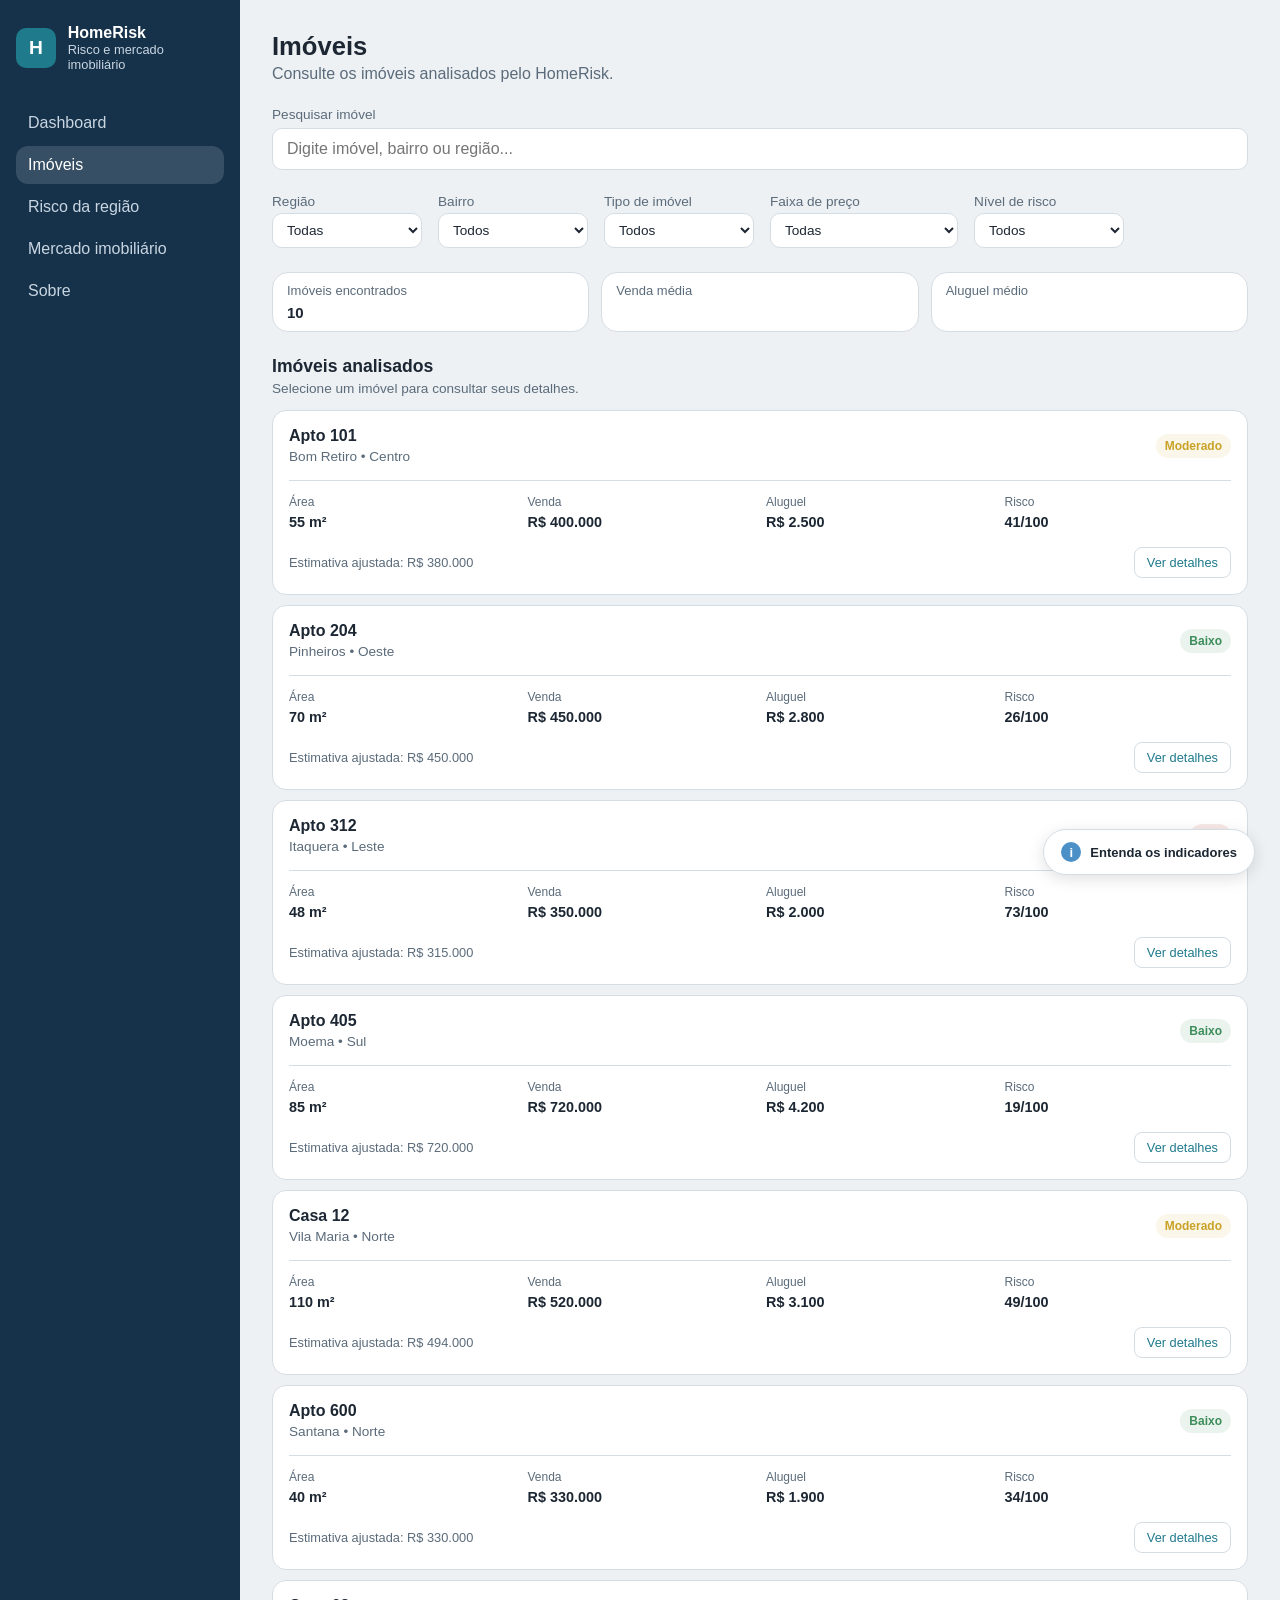
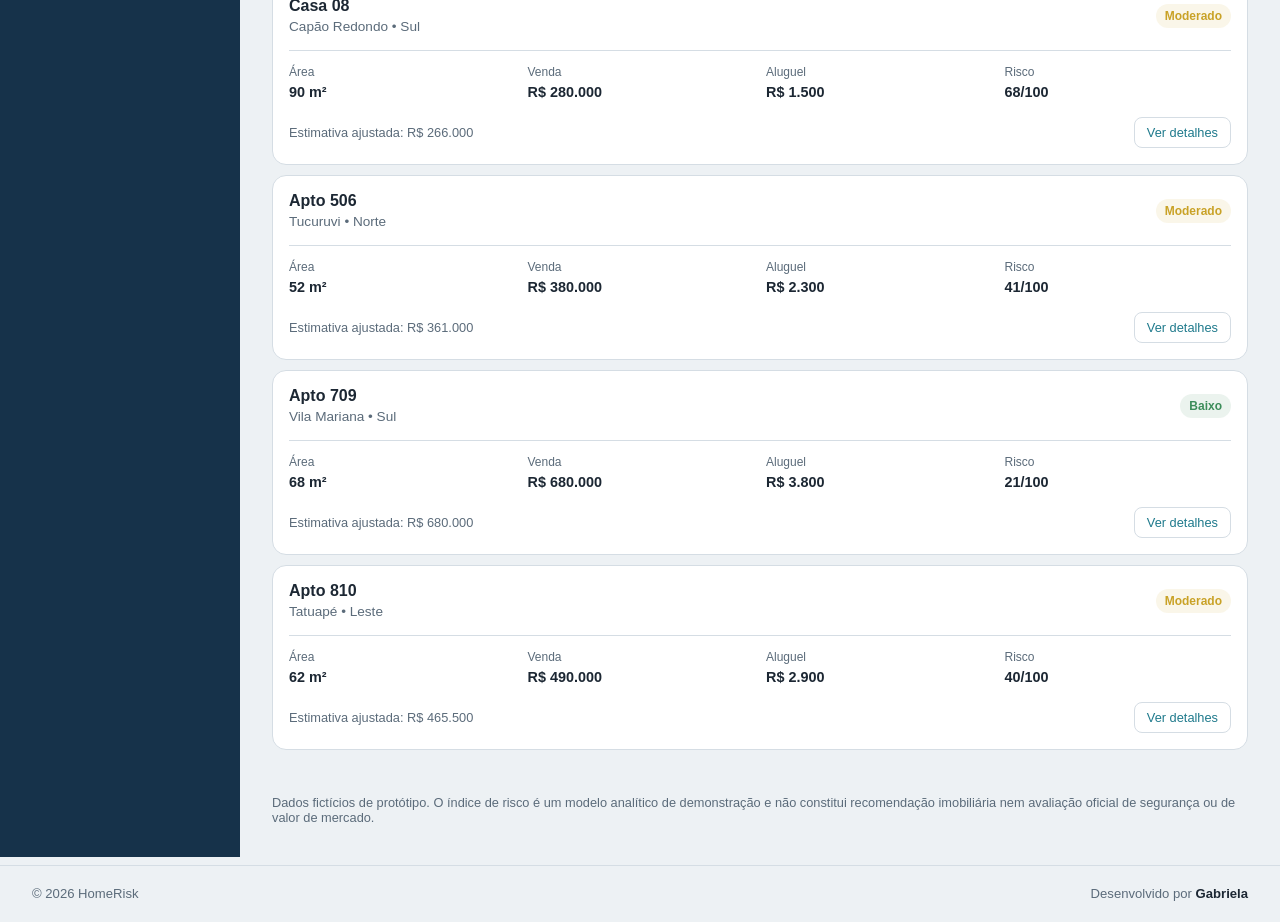
<file: imoveis.html>
<!DOCTYPE html>
<html lang="pt-BR">

<head>
    <meta charset="UTF-8">
    <meta name="viewport" content="width=device-width, initial-scale=1">

    <title>HomeRisk - Imóveis</title>

    <link rel="stylesheet" href="css/style.css">
</head>

<body>

    <!-- MENU LATERAL -->

    <aside class="menu">

        <div class="marca">

            <span class="marca-icone">H</span>

            <div>
                <strong>HomeRisk</strong>
                <small>Risco e mercado imobiliário</small>
            </div>

        </div>

        <nav>

            <a href="index.html">
                Dashboard
            </a>

            <a href="imoveis.html" class="ativo">
                Imóveis
            </a>

            <a href="risco-regiao.html">
                Risco da região
            </a>

            <a href="mercado.html">
                Mercado imobiliário
            </a>

            <a href="sobre.html">
                Sobre
            </a>

        </nav>

    </aside>

    <!-- CONTEÚDO -->

    <main class="conteudo">

        <header class="topo">

            <h1>Imóveis</h1>

            <p>
                Consulte os imóveis analisados pelo HomeRisk.
            </p>

        </header>

        <!-- PESQUISA -->

        <section class="pesquisa-pagina">

            <label for="pesquisa-imovel">
                Pesquisar imóvel
            </label>

            <input
                type="text"
                id="pesquisa-imovel"
                placeholder="Digite imóvel, bairro ou região..."
            >

        </section>

        <!-- FILTROS -->

        <section class="filtros" aria-label="Filtros">

            <label>
                Região
                <select id="filtro-regiao">
                    <option value="">Todas</option>
                    <option>Centro</option>
                    <option>Norte</option>
                    <option>Sul</option>
                    <option>Leste</option>
                    <option>Oeste</option>
                </select>
            </label>

            <label>
                Bairro
                <select id="filtro-bairro">
                    <option value="">Todos</option>
                    <option>Bom Retiro</option>
                    <option>Capão Redondo</option>
                    <option>Itaquera</option>
                    <option>Moema</option>
                    <option>Pinheiros</option>
                    <option>Santana</option>
                    <option>Tucuruvi</option>
                    <option>Vila Maria</option>
                </select>
            </label>

            <label>
                Tipo de imóvel
                <select id="filtro-tipo">
                    <option value="">Todos</option>
                    <option>Apartamento</option>
                    <option>Casa</option>
                </select>
            </label>

            <label>
                Faixa de preço
                <select id="filtro-preco">
                    <option value="">Todas</option>
                    <option value="ate300">Até R$ 300 mil</option>
                    <option value="300a450">R$ 300 mil a R$ 450 mil</option>
                    <option value="acima450">Acima de R$ 450 mil</option>
                </select>
            </label>

            <label>
                Nível de risco
                <select id="filtro-nivel">
                    <option value="">Todos</option>
                    <option>Baixo</option>
                    <option>Moderado</option>
                    <option>Alto</option>
                </select>
            </label>

        </section>

        <!-- RESUMO -->

        <section class="indicadores">

            <article class="indicador">
                <span>Imóveis encontrados</span>
                <strong id="total-imoveis">0</strong>
            </article>

            <article class="indicador">
                <span>Venda média</span>
                <strong id="media-venda">R$ 0</strong>
            </article>

            <article class="indicador">
                <span>Aluguel médio</span>
                <strong id="media-aluguel">R$ 0</strong>
            </article>

        </section>

        <!-- LISTA -->

        <section class="lista-imoveis-pagina">

            <div class="titulo-secao">
                <div>
                    <h2>Imóveis analisados</h2>
                    <p>Selecione um imóvel para consultar seus detalhes.</p>
                </div>
            </div>

            <div
                id="lista-imoveis-completa"
                class="lista-imoveis-completa"
            ></div>

        </section>

        <p class="aviso">
            Dados fictícios de protótipo.
            O índice de risco é um modelo analítico de demonstração
            e não constitui recomendação imobiliária nem avaliação
            oficial de segurança ou de valor de mercado.
        </p>

    </main>



    <!-- BOTÃO FLUTUANTE: ENTENDA OS INDICADORES -->
    <div class="ajuda-indicadores">
        <button
            type="button"
            id="botao-ajuda-indicadores"
            aria-expanded="false"
            aria-controls="painel-ajuda-indicadores"
        >
            <span class="icone-ajuda">i</span>
            Entenda os indicadores
        </button>

        <div
            id="painel-ajuda-indicadores"
            class="painel-ajuda-indicadores"
            hidden
        >
            <div class="cabecalho-ajuda">
                <strong>Entenda os indicadores</strong>
                <button
                    type="button"
                    id="fechar-ajuda-indicadores"
                    aria-label="Fechar explicações"
                >
                    &times;
                </button>
            </div>

            <div class="conteudo-ajuda">
                <details>
                    <summary>Saneamento</summary>
                    <p>Avalia abastecimento de água, coleta e tratamento de esgoto e drenagem.</p>
                </details>

                <details>
                    <summary>Infraestrutura</summary>
                    <p>Considera condições elétricas e urbanas, como iluminação, vias e estruturas públicas.</p>
                </details>

                <details>
                    <summary>Segurança</summary>
                    <p>Representa os indicadores utilizados para avaliar as condições de segurança da localidade.</p>
                </details>

                <details>
                    <summary>Transporte</summary>
                    <p>Considera mobilidade, acesso ao transporte público e condições de deslocamento.</p>
                </details>

                <details>
                    <summary>Vulnerabilidade</summary>
                    <p>Representa fatores sociais e territoriais que podem aumentar a exposição da população a riscos.</p>
                </details>

                <details>
                    <summary>Ocorrências</summary>
                    <p>Reúne registros de eventos e problemas identificados na localidade.</p>
                </details>
            </div>
        </div>
    </div>

    <script src="js/dados.js"></script>
    <script src="js/script-imoveis.js"></script>
    
<footer class="homerisk-rodape" role="contentinfo">
    <span>© 2026 HomeRisk</span>
    <span>Desenvolvido por <strong>Gabriela</strong></span>
</footer>

</body>
</html>
</file>
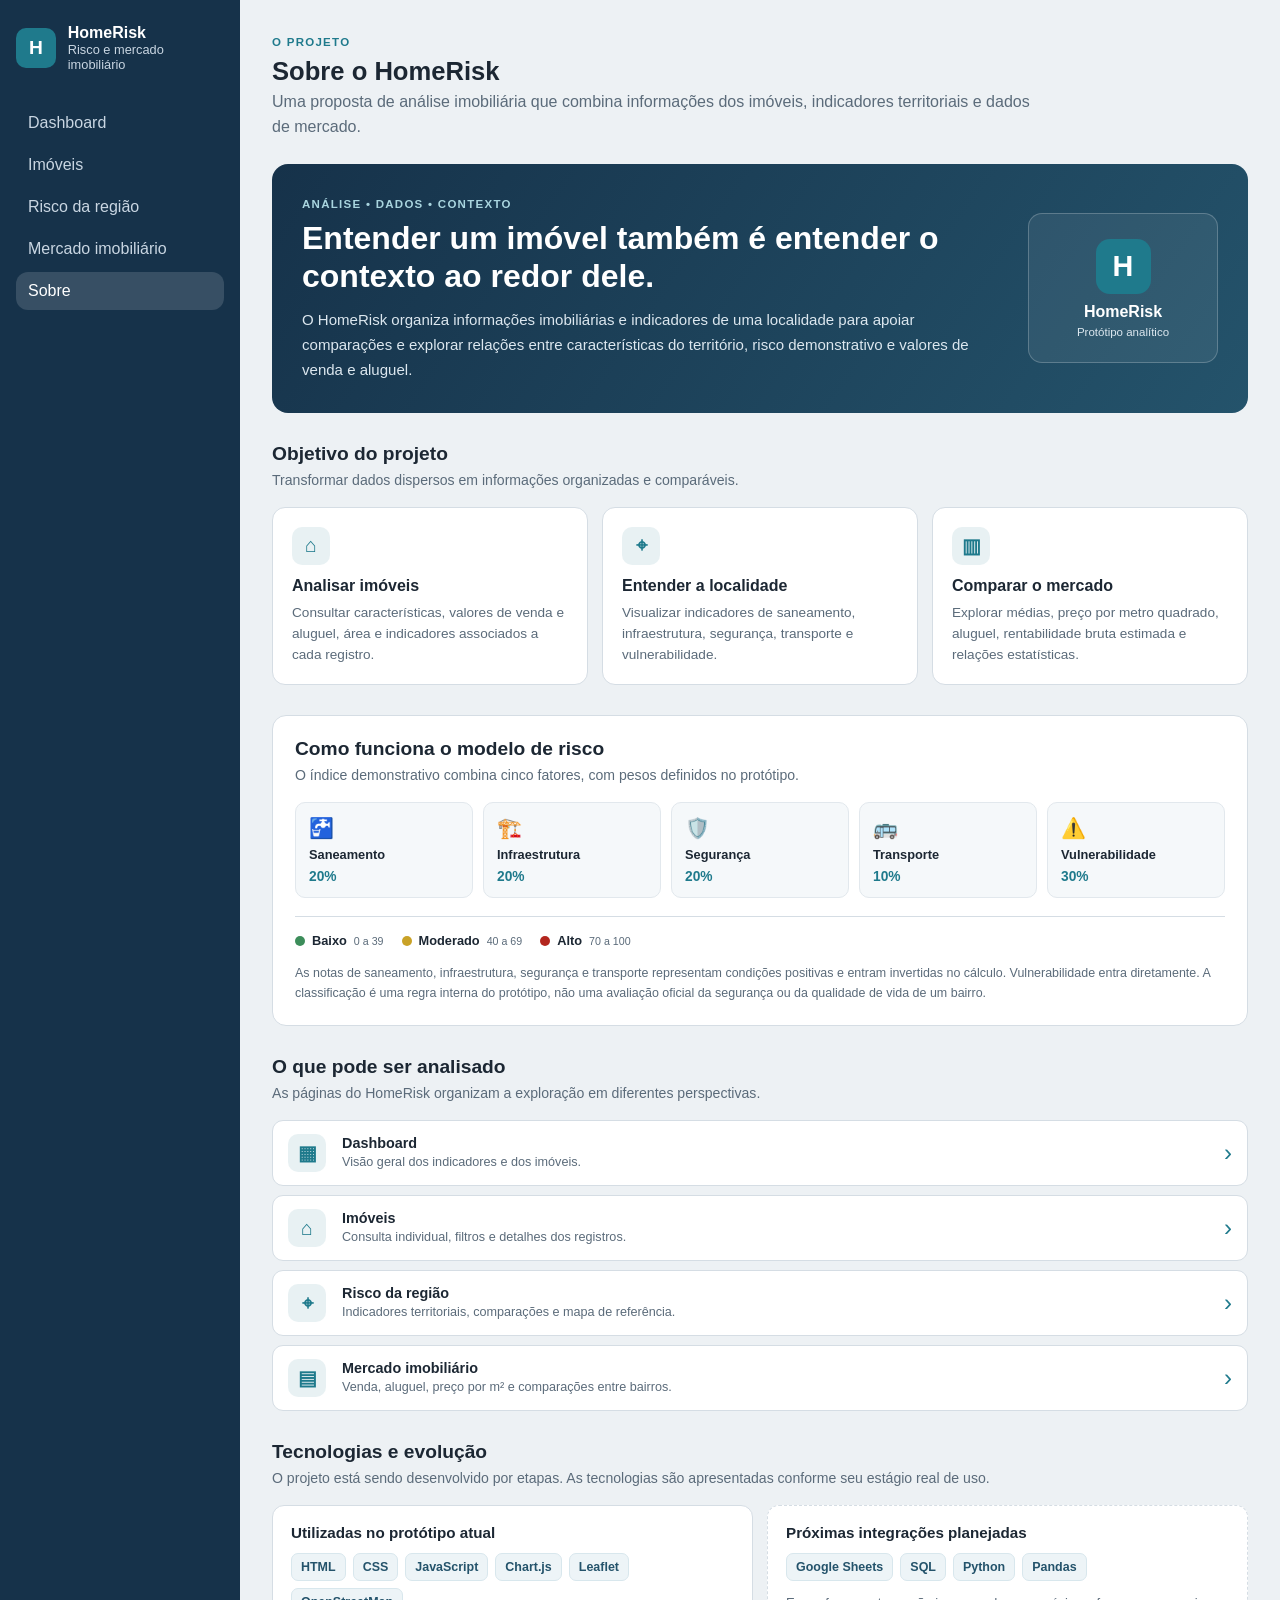
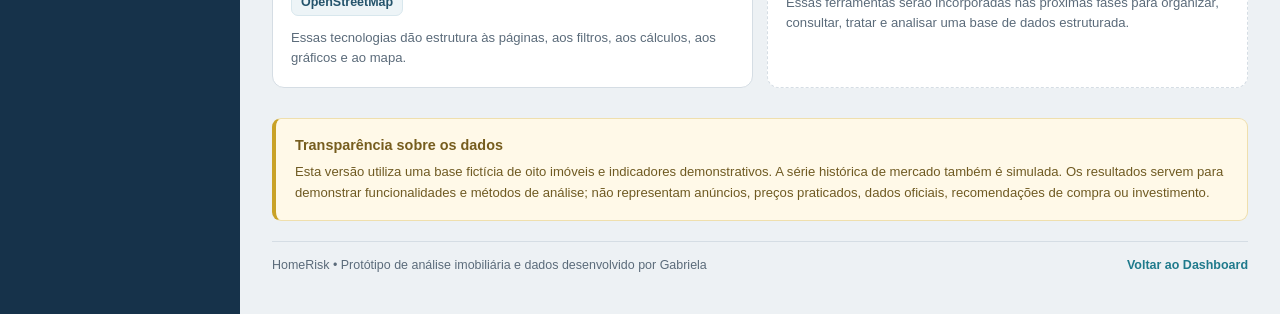
<file: sobre.html>
<!DOCTYPE html>
<html lang="pt-BR">
<head>
    <meta charset="UTF-8">
    <meta name="viewport" content="width=device-width, initial-scale=1">
    <meta name="description" content="Conheça o HomeRisk, um protótipo de análise imobiliária, indicadores territoriais e mercado.">
    <title>HomeRisk - Sobre</title>
    <link rel="stylesheet" href="css/style.css">
    <link rel="stylesheet" href="css/sobre.css">
</head>
<body>
    <aside class="menu">
        <div class="marca">
            <span class="marca-icone">H</span>
            <div>
                <strong>HomeRisk</strong>
                <small>Risco e mercado imobiliário</small>
            </div>
        </div>
        <nav aria-label="Navegação principal">
            <a href="index.html">Dashboard</a>
            <a href="imoveis.html">Imóveis</a>
            <a href="risco-regiao.html">Risco da região</a>
            <a href="mercado.html">Mercado imobiliário</a>
            <a href="sobre.html" class="ativo" aria-current="page">Sobre</a>
        </nav>
    </aside>

    <main class="conteudo sobre-conteudo">
        <header class="topo sobre-topo">
            <span class="sobre-etiqueta">O PROJETO</span>
            <h1>Sobre o HomeRisk</h1>
            <p>Uma proposta de análise imobiliária que combina informações dos imóveis, indicadores territoriais e dados de mercado.</p>
        </header>

        <section class="sobre-hero">
            <div class="sobre-hero-texto">
                <span class="sobre-eyebrow">ANÁLISE • DADOS • CONTEXTO</span>
                <h2>Entender um imóvel também é entender o contexto ao redor dele.</h2>
                <p>O HomeRisk organiza informações imobiliárias e indicadores de uma localidade para apoiar comparações e explorar relações entre características do território, risco demonstrativo e valores de venda e aluguel.</p>
            </div>
            <div class="sobre-hero-selo" aria-hidden="true">
                <span class="sobre-selo-letra">H</span>
                <span>HomeRisk</span>
                <small>Protótipo analítico</small>
            </div>
        </section>

        <section class="sobre-secao">
            <div class="sobre-titulo-secao">
                <h2>Objetivo do projeto</h2>
                <p>Transformar dados dispersos em informações organizadas e comparáveis.</p>
            </div>
            <div class="sobre-cartoes sobre-cartoes-3">
                <article class="sobre-card">
                    <span class="sobre-icone" aria-hidden="true">⌂</span>
                    <h3>Analisar imóveis</h3>
                    <p>Consultar características, valores de venda e aluguel, área e indicadores associados a cada registro.</p>
                </article>
                <article class="sobre-card">
                    <span class="sobre-icone" aria-hidden="true">⌖</span>
                    <h3>Entender a localidade</h3>
                    <p>Visualizar indicadores de saneamento, infraestrutura, segurança, transporte e vulnerabilidade.</p>
                </article>
                <article class="sobre-card">
                    <span class="sobre-icone" aria-hidden="true">▥</span>
                    <h3>Comparar o mercado</h3>
                    <p>Explorar médias, preço por metro quadrado, aluguel, rentabilidade bruta estimada e relações estatísticas.</p>
                </article>
            </div>
        </section>

        <section class="sobre-secao sobre-modelo">
            <div class="sobre-titulo-secao">
                <h2>Como funciona o modelo de risco</h2>
                <p>O índice demonstrativo combina cinco fatores, com pesos definidos no protótipo.</p>
            </div>
            <div class="sobre-fatores">
                <div class="sobre-fator"><span>🚰</span><strong>Saneamento</strong><b>20%</b></div>
                <div class="sobre-fator"><span>🏗️</span><strong>Infraestrutura</strong><b>20%</b></div>
                <div class="sobre-fator"><span>🛡️</span><strong>Segurança</strong><b>20%</b></div>
                <div class="sobre-fator"><span>🚌</span><strong>Transporte</strong><b>10%</b></div>
                <div class="sobre-fator"><span>⚠️</span><strong>Vulnerabilidade</strong><b>30%</b></div>
            </div>
            <div class="sobre-faixas">
                <div><span class="sobre-ponto baixo"></span><strong>Baixo</strong><small>0 a 39</small></div>
                <div><span class="sobre-ponto moderado"></span><strong>Moderado</strong><small>40 a 69</small></div>
                <div><span class="sobre-ponto alto"></span><strong>Alto</strong><small>70 a 100</small></div>
            </div>
            <p class="sobre-nota">As notas de saneamento, infraestrutura, segurança e transporte representam condições positivas e entram invertidas no cálculo. Vulnerabilidade entra diretamente. A classificação é uma regra interna do protótipo, não uma avaliação oficial da segurança ou da qualidade de vida de um bairro.</p>
        </section>

        <section class="sobre-secao">
            <div class="sobre-titulo-secao">
                <h2>O que pode ser analisado</h2>
                <p>As páginas do HomeRisk organizam a exploração em diferentes perspectivas.</p>
            </div>
            <div class="sobre-lista-paginas">
                <a href="index.html" class="sobre-link-pagina">
                    <span class="sobre-link-icone">▦</span>
                    <span><strong>Dashboard</strong><small>Visão geral dos indicadores e dos imóveis.</small></span>
                    <span class="sobre-seta">›</span>
                </a>
                <a href="imoveis.html" class="sobre-link-pagina">
                    <span class="sobre-link-icone">⌂</span>
                    <span><strong>Imóveis</strong><small>Consulta individual, filtros e detalhes dos registros.</small></span>
                    <span class="sobre-seta">›</span>
                </a>
                <a href="risco-regiao.html" class="sobre-link-pagina">
                    <span class="sobre-link-icone">⌖</span>
                    <span><strong>Risco da região</strong><small>Indicadores territoriais, comparações e mapa de referência.</small></span>
                    <span class="sobre-seta">›</span>
                </a>
                <a href="mercado.html" class="sobre-link-pagina">
                    <span class="sobre-link-icone">▤</span>
                    <span><strong>Mercado imobiliário</strong><small>Venda, aluguel, preço por m² e comparações entre bairros.</small></span>
                    <span class="sobre-seta">›</span>
                </a>
            </div>
        </section>

        <section class="sobre-secao">
            <div class="sobre-titulo-secao">
                <h2>Tecnologias e evolução</h2>
                <p>O projeto está sendo desenvolvido por etapas. As tecnologias são apresentadas conforme seu estágio real de uso.</p>
            </div>
            <div class="sobre-tecnologias">
                <div class="sobre-tec-grupo">
                    <h3>Utilizadas no protótipo atual</h3>
                    <div class="sobre-tags">
                        <span>HTML</span><span>CSS</span><span>JavaScript</span><span>Chart.js</span><span>Leaflet</span><span>OpenStreetMap</span>
                    </div>
                    <p>Essas tecnologias dão estrutura às páginas, aos filtros, aos cálculos, aos gráficos e ao mapa.</p>
                </div>
                <div class="sobre-tec-grupo sobre-tec-planejado">
                    <h3>Próximas integrações planejadas</h3>
                    <div class="sobre-tags">
                        <span>Google Sheets</span><span>SQL</span><span>Python</span><span>Pandas</span>
                    </div>
                    <p>Essas ferramentas serão incorporadas nas próximas fases para organizar, consultar, tratar e analisar uma base de dados estruturada.</p>
                </div>
            </div>
        </section>

        <section class="sobre-aviso-dados">
            <strong>Transparência sobre os dados</strong>
            <p>Esta versão utiliza uma base fictícia de oito imóveis e indicadores demonstrativos. A série histórica de mercado também é simulada. Os resultados servem para demonstrar funcionalidades e métodos de análise; não representam anúncios, preços praticados, dados oficiais, recomendações de compra ou investimento.</p>
        </section>

        <footer class="sobre-rodape">
            <span>HomeRisk • Protótipo de análise imobiliária e dados desenvolvido por Gabriela</span>
            <a href="index.html">Voltar ao Dashboard</a>
        </footer>
        

    </main>
</body>
</html>
</file>
<file: css/style.css>
:root {
    --fundo: #edf1f4;
    --superficie: #ffffff;
    --texto: #1c2733;
    --texto-suave: #5b6b7a;
    --borda: #d5dde4;
    --menu: #16324a;
    --menu-texto: #c9d6e2;
    --destaque: #1f7a8c;
    --critica: #b3261e;
    --alta: #d9822b;
    --media: #c9a227;
    --baixa: #3c8d5a;
}

* {
    box-sizing: border-box;
    margin: 0;
}

body {
    font-family: Arial, sans-serif;
    background-color: var(--fundo);
    color: var(--texto);
    min-height: 100vh;

    display: grid;
    grid-template-columns: 240px 1fr;
}

/*Parte menu canto esquerdo*/

.menu {
    background-color: var(--menu);
    color: var(--menu-texto);
    padding: 24px 16px;
}

.marca {
    display: flex;
    align-items: center;
    gap: 12px;
    margin-bottom: 32px;
    color: white;
}

.marca small {
    display: block;
    color: var(--menu-texto);
    font-size: 0.8rem;
}

.marca-icone {
    display: grid;
    place-items: center;

    width: 40px;
    height: 40px;

    border-radius: 10px;
    background-color: var(--destaque);

    font-weight: 700;
    font-size: 1.2rem;
}

.menu nav {
    display: flex;
    flex-direction: column;
    gap: 4px;
}

.menu a {
    color: var(--menu-texto);
    text-decoration: none;
    padding: 10px 12px;
    border-radius: 12px;
}

.menu a:hover {
    background-color: rgba(255, 255, 255, 0.08);
}

.menu a.ativo {
    background-color: rgba(255, 255, 255, 0.14);
    color: white;
}

/*Parte do conteudo*/

.conteudo {
    padding: 32px;
    max-width: 1200px;
}

.topo h1 {
    font-size: 1.6rem;
}

.topo p {
    color: var(--texto-suave);
    margin-top: 4px;
}

.filtros {
    display: flex;
    flex-wrap: wrap;
    gap: 16px;
    margin: 24px 0;
}


.filtros label {
    display: flex;
    flex-direction: column;
    gap: 4px;
    font-size: 0.85rem;
    color: var(--texto-suave);
}

.filtros select {
    min-width: 150px;
    padding: 8px 10px;
    border: 1px solid var(--borda);
    border-radius: 10px;
    background-color: var(--superficie);
    color: var(--texto);
    font: inherit;
}

/* ===== INDICADORES ===== */

.indicadores {
    display: grid;
    grid-template-columns: repeat(auto-fit, minmax(170px, 1fr));
    gap: 16px;
    margin-bottom: 24px;
}

.indicador {
    background-color: var(--superficie);
    border: 1px solid var(--borda);
    border-radius: 16px;
    padding: 16px;
}

.indicador span {
    display: block;
    font-size: 0.85rem;
    color: var(--texto-suave);
}

.indicador strong {
    display: block;
    margin-top: 6px;
    font-size: 1.8rem;
}

.indicador small {
    color: var(--texto-suave);
}

.indicador.critico {
    border-left: 5px solid var(--critica);
}

.indicador.critico strong {
    color: var(--critica);
}

.indicador.destaque {
    background-color: var(--menu);
    border-color: var(--menu);
    color: white;
}

.indicador.destaque span,
.indicador.destaque small {
    color: var(--menu-texto);
}

.indicador.destaque strong {
    font-size: 2.4rem;
}

/* ===== GRÁFICOS ===== */

.graficos {
    display: grid;
    grid-template-columns: 2fr 1fr;
    gap: 16px;
    margin-bottom: 24px;
}

.grafico {
    background-color: var(--superficie);
    border: 1px solid var(--borda);
    border-radius: 16px;
    padding: 16px;
}

.grafico h2 {
    font-size: 1rem;
    margin-bottom: 12px;
}

.grafico-area {
    height: 240px;
    display: grid;
    place-items: center;
    border: 1px dashed var(--borda);
    border-radius: 10px;
    color: var(--texto-suave);
    position: relative;
}

.grafico.grande {
    grid-column: span 2;
}

.grafico canvas {
    max-width: 100%;
}

.card-apartamento {
    background: var(--superficie);
    border: 1px solid var(--borda);
    border-radius: 12px;
    padding: 16px;
}

#lista-apartamentos {
    display: grid;
    grid-template-columns: repeat(4, 1fr);
    gap: 12px;
}

.card-apartamento.risco-critico {
    border-left: 5px solid var(--critica);
}

.card-apartamento.risco-alto {
    border-left: 5px solid var(--alta);
}

.card-apartamento.risco-medio {
    border-left: 5px solid var(--media);
}

.card-apartamento.risco-baixo {
    border-left: 5px solid var(--baixa);
}

.status-pendente {
    color: var(--critica);
    font-weight: 600;
}

.status-andamento {
    color: var(--alta);
    font-weight: 600;
}

.status-resolvida {
    color: var(--baixa);
    font-weight: 600;
}

.risco-info {
    margin: 14px 0;
}

.risco-texto {
    display: flex;
    justify-content: space-between;
    align-items: center;
    margin-bottom: 6px;
}

.risco-texto span {
    font-size: 0.85rem;
    color: var(--texto-suave);
}

.risco-texto strong {
    font-size: 0.9rem;
}

.barra-risco {
    width: 100%;
    height: 8px;
    background: var(--borda);
    border-radius: 999px;
    overflow: hidden;
}

.barra-risco-preenchida {
    height: 100%;
    background: var(--destaque);
    border-radius: 999px;
}

.detalhes-topo {
    margin-bottom: 20px;
}

.detalhes-topo h3 {
    font-size: 1.3rem;
}

.detalhes-topo p {
    margin-top: 4px;
    color: var(--texto-suave);
}

.detalhes-indicadores {
    display: grid;
    grid-template-columns: repeat(4, 1fr);
    gap: 12px;
}

.detalhe-item {
    background: var(--fundo);
    border: 1px solid var(--borda);
    border-radius: 10px;
    padding: 14px;
}
.detalhe-item span {
    display: block;
    font-size: 0.8rem;
    color: var(--texto-suave);
    margin-bottom: 6px;
}

.detalhe-item strong {
    font-size: 1rem;
}

.detalhe-categoria {
    margin-top: 16px;
    padding: 14px;
    background: var(--fundo);
    border: 1px solid var(--borda);
    border-radius: 10px;
}

.detalhe-categoria span {
    display: block;
    font-size: 0.8rem;
    color: var(--texto-suave);
    margin-bottom: 6px;
}

.lista-ocorrencias {
    margin-top: 20px;
}

.lista-ocorrencias h4 {
    margin-bottom: 12px;
    font-size: 0.95rem;
}
.ocorrencia-detalhe {
    padding: 14px;
    margin-bottom: 10px;
    background: var(--fundo);
    border: 1px solid var(--borda);
    border-radius: 10px;
}
.ocorrencia-detalhe p {
    margin-top: 5px;
    font-size: 0.85rem;
    color: var(--texto-suave);
}

.nivel-baixo {
    color: #3c8d5a;
}

.nivel-moderado {
    color: #c9a227;
}

.nivel-alto {
    color: #b3261e;
}

/* ===== HOMERISK 2.0 (novo) ===== */

.apartamentos-bloco,
.detalhes-apartamento {
    margin-bottom: 24px;
}

.apartamentos-bloco h2,
.detalhes-apartamento h2 {
    font-size: 1rem;
    margin-bottom: 12px;
}

.aviso {
    margin-top: 24px;
    font-size: 0.8rem;
    color: var(--texto-suave);
}

.apartamentos-cabecalho {
    display: flex;
    justify-content: space-between;
    align-items: center;
    margin-bottom: 14px;
}

.apartamentos-cabecalho h2 {
    margin-bottom: 4px;
}

.apartamentos-cabecalho p {
    color: var(--texto-suave);
    font-size: 0.85rem;
}

.ver-todos {
    color: var(--destaque);
    text-decoration: none;
    font-size: 0.9rem;
    font-weight: 600;
}

.ver-todos:hover {
    text-decoration: underline;
}


/* PESQUISA */

.pesquisa-imoveis {
    margin-bottom: 14px;
}

.pesquisa-imoveis input {
    width: 100%;
    padding: 11px 14px;

    border: 1px solid var(--borda);
    border-radius: 10px;

    background: var(--superficie);
    color: var(--texto);

    font: inherit;
}

.pesquisa-imoveis input:focus {
    outline: none;
    border-color: var(--destaque);
}


/* LISTA */


/* LINHA DO IMÓVEL */

.card-apartamento {
    background: var(--superficie);
    border: 1px solid var(--borda);
    border-radius: 12px;
    padding: 14px;

    cursor: pointer;

    transition: 0.2s;
}

.card-apartamento:hover {
    border-color: var(--destaque);
    transform: translateY(-2px);
}

.card-apartamento h3 {
    font-size: 1rem;
    margin-bottom: 8px;
}

.card-apartamento p {
    margin-top: 5px;
    font-size: 0.85rem;
    color: var(--texto-suave);
}


/* BOTÃO */

.botao-imoveis {
    display: block;

    width: fit-content;

    margin: 16px auto 0;

    padding: 9px 16px;

    border: 1px solid var(--borda);
    border-radius: 10px;

    color: var(--texto);

    text-decoration: none;

    font-size: 0.85rem;
    font-weight: 600;

    background: var(--superficie);
}

.botao-imoveis:hover {
    border-color: var(--destaque);
    color: var(--destaque);
}

/* =====================================================
   PÁGINA DE IMÓVEIS
===================================================== */

.pesquisa-pagina {
    margin: 24px 0 16px;
}

.pesquisa-pagina label {
    display: block;
    margin-bottom: 6px;

    font-size: 0.85rem;
    color: var(--texto-suave);
}

.pesquisa-pagina input {
    width: 100%;

    padding: 11px 14px;

    border: 1px solid var(--borda);
    border-radius: 10px;

    background: var(--superficie);
    color: var(--texto);

    font: inherit;
}

.pesquisa-pagina input:focus {
    outline: none;
    border-color: var(--destaque);
}


/* RESUMO */

.lista-imoveis-pagina {
    margin-top: 24px;
}

.titulo-secao {
    margin-bottom: 14px;
}

.titulo-secao h2 {
    font-size: 1.1rem;
}

.titulo-secao p {
    margin-top: 4px;

    color: var(--texto-suave);
    font-size: 0.85rem;
}


/* LISTA DE IMÓVEIS */

.lista-imoveis-completa {
    display: flex;
    flex-direction: column;
    gap: 10px;
}


/* CARD */

.card-imovel {
    background: var(--superficie);

    border: 1px solid var(--borda);
    border-radius: 14px;

    padding: 16px;

    cursor: pointer;

    transition: 0.2s;
}

.card-imovel:hover {
    border-color: var(--destaque);

    transform: translateY(-1px);
}


/* TOPO DO CARD */

.card-imovel-topo {
    display: flex;

    justify-content: space-between;
    align-items: center;

    gap: 16px;
}

.card-imovel-topo h3 {
    font-size: 1rem;
}

.card-imovel-topo p {
    margin-top: 4px;

    color: var(--texto-suave);

    font-size: 0.85rem;
}


/* NÍVEL */

.card-imovel-topo span {
    padding: 5px 9px;

    border-radius: 999px;

    font-size: 0.75rem;
    font-weight: 600;
}


/* INFORMAÇÕES */

.card-imovel-info {
    display: grid;

    grid-template-columns:
        repeat(4, 1fr);

    gap: 12px;

    margin-top: 16px;

    padding-top: 14px;

    border-top: 1px solid var(--borda);
}

.card-imovel-info span {
    display: block;

    color: var(--texto-suave);

    font-size: 0.75rem;

    margin-bottom: 4px;
}

.card-imovel-info strong {
    font-size: 0.9rem;
}


/* RODAPÉ */

.card-imovel-rodape {
    display: flex;

    justify-content: space-between;
    align-items: center;

    gap: 12px;

    margin-top: 16px;
}

.card-imovel-rodape span {
    color: var(--texto-suave);

    font-size: 0.8rem;
}

.card-imovel-rodape button {
    border: 1px solid var(--borda);

    background: var(--superficie);

    color: var(--destaque);

    padding: 7px 12px;

    border-radius: 8px;

    font: inherit;

    font-size: 0.8rem;

    cursor: pointer;
}

.card-imovel-rodape button:hover {
    border-color: var(--destaque);
}


/* CORES DOS NÍVEIS */

.nivel-baixo {
    color: var(--baixa);
    background: rgba(60, 141, 90, 0.1);
}

.nivel-moderado {
    color: var(--media);
    background: rgba(201, 162, 39, 0.1);
}

.nivel-alto {
    color: var(--critica);
    background: rgba(179, 38, 30, 0.1);
}


/* RESPONSIVIDADE */

@media (max-width: 800px) {

    .card-imovel-info {
        grid-template-columns:
            repeat(2, 1fr);
    }

}


@media (max-width: 600px) {

    .card-imovel-topo {
        align-items: flex-start;
        flex-direction: column;
    }

    .card-imovel-rodape {
        align-items: flex-start;
        flex-direction: column;
    }

}

/* =========================================
   DETALHES EXPANSÍVEIS DO IMÓVEL
========================================= */

.detalhes-imovel {
    display: none;

    margin-top: 18px;
    padding-top: 18px;

    border-top: 1px solid var(--borda);
}


/* Quando o imóvel estiver aberto */

.card-imovel.aberto .detalhes-imovel {
    display: block;
}


/* Conteúdo dos detalhes */

.detalhes-imovel-conteudo {
    display: grid;

    grid-template-columns:
        repeat(4, 1fr);

    gap: 12px;

    margin-bottom: 16px;
}


.detalhes-imovel-conteudo > div {
    background: var(--fundo);

    border: 1px solid var(--borda);

    border-radius: 10px;

    padding: 12px;
}


.detalhes-imovel-conteudo span {
    display: block;

    font-size: 0.75rem;

    color: var(--texto-suave);

    margin-bottom: 5px;
}


.detalhes-imovel-conteudo strong {
    font-size: 0.9rem;
}


/* Blocos inferiores */

.detalhes-imovel-valor,
.detalhes-imovel-regiao {

    margin-top: 12px;

    padding: 14px;

    background: var(--fundo);

    border: 1px solid var(--borda);

    border-radius: 10px;
}


.detalhes-imovel h4 {

    font-size: 0.9rem;

    margin-bottom: 10px;
}


.detalhes-imovel p {

    margin-top: 6px;

    font-size: 0.85rem;

    color: var(--texto-suave);
}


/* Botão */

.botao-detalhes {

    cursor: pointer;

    border: 1px solid var(--borda);

    background: var(--superficie);

    color: var(--texto);

    border-radius: 8px;

    padding: 7px 12px;

    font: inherit;

    font-size: 0.8rem;

    font-weight: 600;
}


.botao-detalhes:hover {

    border-color: var(--destaque);

    color: var(--destaque);

}


/* Gráfico da página de risco regional */

.grafico-regioes {
    position: relative;
    width: 100%;
    height: 350px;
    padding: 16px;
    background: white;
    border-radius: 12px;
}


/* Indicadores mais compactos na página de risco */

.indicadores {
    gap: 12px;
    margin-bottom: 20px;
}

.indicadores .indicador {
    padding: 10px 14px;
    min-height: 0;
}

.indicadores .indicador span {
    font-size: 13px;
}

.indicadores .indicador strong {
    font-size: 15px;
}


/* Alternância da visualização do gráfico */


.controles-grafico {
    display: flex;
    flex-wrap: wrap;
    gap: 8px;
    margin: 18px 0;
}

.opcao-grafico {
    padding: 9px 16px;
    border: 1px solid #d5dee8;
    border-radius: 8px;
    background: #ffffff;
    color: #334155;
    font-size: 13px;
    cursor: pointer;
    transition: 0.2s ease;
}

.opcao-grafico:hover {
    background: #f1f5f9;
}

.opcao-grafico.ativo {
    background: #19364d;
    border-color: #19364d;
    color: #ffffff;
}


.grafico-regioes {
    position: relative;
    width: 100%;
    height: 320px;
    padding: 12px;
    background: #ffffff;
    border-radius: 12px;
}


#painel-analise {
    margin-top: 24px;
}

#painel-analise #analise-barras {
    margin-top: 20px;
}

#painel-analise #analise-barras h3 {
    margin-bottom: 16px;
}

#painel-analise #analise-indice,
#painel-analise #analise-nivel {
    display: inline-block;
    margin-top: 8px;
}

#painel-analise .risco-info {
    margin-bottom: 16px;
}


.resumo-analise {
    margin-top: 24px;
    padding: 20px;
    background: #f5f8fc;
    border-radius: 12px;
}

.resumo-analise h3 {
    margin-bottom: 14px;
}

.resumo-analise p {
    margin: 10px 0;
    line-height: 1.6;
}

.resumo-analise .nota-analise {
    margin-top: 16px;
    font-size: 12px;
    color: #64748b;
}


.tabela-container {
    width: 100%;
    overflow-x: auto;
    margin-top: 20px;
    background: #ffffff;
    border-radius: 12px;
}

.tabela-risco {
    width: 100%;
    border-collapse: collapse;
    text-align: left;
}

.tabela-risco th,
.tabela-risco td {
    padding: 16px;
    border-bottom: 1px solid #e8edf3;
}

.tabela-risco th {
    background: #f5f8fc;
    color: #475569;
    font-size: 13px;
}

.tabela-risco td {
    color: #334155;
    font-size: 14px;
}

.tabela-risco tbody tr:hover {
    background: #f8fafc;
}



.tabela-container {
    width: 100%;
    overflow-x: auto;
    background: #ffffff;
    border-radius: 12px;
}

.tabela-risco {
    width: 100%;
    min-width: 520px;
    border-collapse: collapse;
}

.tabela-risco th,
.tabela-risco td {
    padding: 15px 16px;
    text-align: left;
    border-bottom: 1px solid #e8edf3;
    white-space: nowrap;
}

.tabela-risco th {
    background: #f5f8fc;
    color: #475569;
    font-weight: 600;
}

.tabela-risco tbody tr:hover {
    background: #f8fafc;
}

.tabela-risco tbody tr:last-child td {
    border-bottom: none;
}



.grafico-regioes {
    position: relative;
    width: 100%;
    height: 320px;
    padding: 12px;
    background: #ffffff;
    border-radius: 12px;
}

@media (max-width: 600px) {
    .grafico-regioes {
        height: 260px;
        padding: 8px;
    }

    .controles-grafico {
        gap: 6px;
    }

    .opcao-grafico {
        padding: 8px 11px;
        font-size: 12px;
    }
}

.acao-relatorio {
    display: flex;
    align-items: flex-end;
}

.acao-relatorio button {
    min-height: 38px;
    white-space: nowrap;
}

@media (max-width: 600px) {
    .acao-relatorio {
        width: 100%;
    }

    .acao-relatorio button {
        width: 100%;
    }
}

#grafico-pico-relatos,
#grafico-total-categorias {
    width: 100%;
    max-height: 340px;
}

.grafico-regioes {
    position: relative;
    min-height: 340px;
}


/* =========================================
   ESPAÇAMENTO DOS GRÁFICOS DE INFRAESTRUTURA
========================================= */

#container-pico-relatos,
#container-total-categorias {
    position: relative;
    width: 100%;
    height: 430px;
    min-height: 430px;
    padding: 20px;
    margin-bottom: 24px;
    box-sizing: border-box;
    background-color: #ffffff;
    border-radius: 14px;
}

/* Espaço interno para os gráficos */

#container-pico-relatos canvas,
#container-total-categorias canvas {
    width: 100% !important;
    height: 330px !important;
    max-height: none;
}

/* Evita que o aviso fique grudado nos gráficos */

.aviso {
    display: block;
    clear: both;
    margin-top: 30px;
    padding-top: 15px;
}

/* Ajuste para telas menores */

@media (max-width: 600px) {
    #container-pico-relatos,
    #container-total-categorias {
        height: 380px;
        min-height: 380px;
        padding: 12px;
        margin-bottom: 20px;
    }

    #container-pico-relatos canvas,
    #container-total-categorias canvas {
        height: 290px !important;
    }
}


/* =========================================
   RELATÓRIO HOMERISK
========================================= */

.modal-relatorio {
    position: fixed;
    inset: 0;
    z-index: 1000;
    background: rgba(15, 30, 45, 0.65);
    padding: 24px;
    overflow-y: auto;
}

.conteudo-relatorio {
    max-width: 900px;
    margin: 20px auto;
    padding: 32px;
    background: #ffffff;
    border-radius: 12px;
    color: #19364b;
}

.cabecalho-relatorio {
    display: flex;
    justify-content: space-between;
    align-items: flex-start;
    gap: 16px;
    border-bottom: 1px solid #dce3e9;
    padding-bottom: 18px;
    margin-bottom: 24px;
}

.cabecalho-relatorio h2 {
    margin: 0 0 6px;
}

.cabecalho-relatorio p {
    margin: 0;
    color: #647789;
}

.conteudo-relatorio h3 {
    margin-top: 24px;
}

.resumo-relatorio {
    display: grid;
    grid-template-columns: repeat(3, 1fr);
    gap: 14px;
    margin: 20px 0;
}

.item-resumo-relatorio {
    background: #f0f4f7;
    padding: 16px;
    border-radius: 8px;
}

.item-resumo-relatorio span {
    display: block;
    color: #647789;
    font-size: 13px;
}

.item-resumo-relatorio strong {
    display: block;
    margin-top: 8px;
    font-size: 22px;
}

.tabela-relatorio {
    width: 100%;
    border-collapse: collapse;
    margin-top: 12px;
}

.tabela-relatorio th,
.tabela-relatorio td {
    padding: 11px;
    border-bottom: 1px solid #dce3e9;
    text-align: left;
}

.aviso-relatorio {
    margin-top: 24px;
    padding: 12px;
    background: #fff6df;
    border-radius: 8px;
    color: #75591c;
    font-size: 13px;
}

.acoes-relatorio {
    display: flex;
    justify-content: flex-end;
    margin-top: 24px;
}

@media (max-width: 600px) {
    .conteudo-relatorio {
        padding: 18px;
    }

    .resumo-relatorio {
        grid-template-columns: 1fr;
    }

    .cabecalho-relatorio {
        flex-direction: column;
    }
}

@media print {
    body * {
        visibility: hidden;
    }

    #modal-relatorio,
    #modal-relatorio .conteudo-relatorio,
    #modal-relatorio .conteudo-relatorio * {
        visibility: visible;
    }

    #modal-relatorio {
        display: block !important;
        position: absolute;
        inset: 0;
        padding: 0;
        background: #ffffff;
        overflow: visible;
    }

    .conteudo-relatorio {
        max-width: none;
        margin: 0;
        padding: 20px;
    }

    .cabecalho-relatorio button,
    .acoes-relatorio {
        display: none !important;
    }
}


/* FILTROS DO DOCUMENTO */

.filtros-documento {
    display: flex;
    flex-wrap: wrap;
    gap: 16px;
    padding: 18px 0;
    margin-bottom: 20px;
    border-bottom: 1px solid #dce3e9;
}

.filtros-documento label {
    display: flex;
    flex-direction: column;
    gap: 7px;
    min-width: 150px;
    color: #647789;
    font-size: 13px;
}

.filtros-documento select {
    min-height: 38px;
    padding: 8px 12px;
    border: 1px solid #dce3e9;
    border-radius: 7px;
    background: #ffffff;
    color: #19364b;
}

@media print {
    .filtros-documento {
        display: none !important;
    }
}



/* =========================================
   ORGANIZAÇÃO VISUAL DO RELATÓRIO
========================================= */

.secao-relatorio {
    margin-bottom: 30px;
}

.secao-relatorio h3 {
    font-size: 17px;
    color: #19364b;
    margin: 0 0 16px;
    padding-bottom: 10px;
    border-bottom: 1px solid #e2e8ed;
}

/* Identificação */


/* Identificação da localidade */

.identificacao-relatorio {
    display: grid;
    grid-template-columns: repeat(3, 1fr);
    gap: 10px;
}

.identificacao-relatorio div {
    display: flex;
    flex-direction: column;
    gap: 4px;
    padding: 10px 12px;
    background: #ffffff;
    border: 1px solid #e8e8e8;
    border-radius: 5px;
}

.identificacao-relatorio span {
    color: #777777;
    font-size: 11px;
}

.identificacao-relatorio strong {
    color: #333333;
    font-size: 14px;
    font-weight: 600;
}

/* Indicadores gerais */

.resumo-relatorio {
    display: grid;
    grid-template-columns: repeat(3, 1fr);
    gap: 10px;
    margin: 0;
}

.item-resumo-relatorio {
    padding: 12px 14px;
    background: #ffffff;
    border: 1px solid #e8e8e8;
    border-radius: 5px;
}

.item-resumo-relatorio span {
    color: #777777;
    font-size: 11px;
}

.item-resumo-relatorio strong {
    display: block;
    margin-top: 5px;
    color: #333333;
    font-size: 14px;
    font-weight: 600;
}

/* Tabelas */

.tabela-relatorio {
    width: 100%;
    border-collapse: collapse;
    border: 1px solid #e5ebf0;
    border-radius: 8px;
    overflow: hidden;
}

.tabela-relatorio th {
    background: #edf2f6;
    color: #19364b;
    font-size: 13px;
    font-weight: 600;
}

.tabela-relatorio td {
    color: #46596b;
    font-size: 14px;
}

.tabela-relatorio th,
.tabela-relatorio td {
    padding: 13px 16px;
    border-bottom: 1px solid #e8edf1;
    text-align: left;
}

.tabela-relatorio th:last-child,
.tabela-relatorio td:last-child {
    text-align: right;
}

.tabela-relatorio tbody tr:last-child td {
    border-bottom: none;
}

.tabela-relatorio tbody tr:nth-child(even) {
    background: #f8fafc;
}

/* Responsividade */

@media (max-width: 600px) {
    .identificacao-relatorio,
    .resumo-relatorio {
        grid-template-columns: 1fr;
    }

    .conteudo-relatorio {
        padding: 18px;
    }

    .tabela-relatorio th,
    .tabela-relatorio td {
        padding: 10px;
    }
}

/* Impressão */

@media print {
    .secao-relatorio {
        break-inside: avoid;
        page-break-inside: avoid;
    }
}


.analise-relatorio {
    display: grid;
    grid-template-columns: repeat(3, 1fr);
    gap: 10px;
}

.item-analise-relatorio {
    padding: 12px 14px;
    background: #ffffff;
    border: 1px solid #e8e8e8;
    border-radius: 5px;
}

.item-analise-relatorio span {
    display: block;
    color: #777;
    font-size: 11px;
}

.item-analise-relatorio strong {
    display: block;
    margin-top: 6px;
    color: #333;
    font-size: 15px;
}

.item-analise-relatorio p {
    margin: 5px 0 0;
    color: #777;
    font-size: 12px;
}

.conclusao-relatorio {
    margin-top: 12px;
    padding: 14px;
    background: #f7f8fa;
    border-left: 3px solid #527da8;
}

.conclusao-relatorio h4 {
    margin: 0 0 6px;
    font-size: 13px;
}

.conclusao-relatorio p {
    margin: 0;
    color: #555;
    font-size: 13px;
    line-height: 1.5;
}


.painel-evolucao-relatos {
    display: flex;
    align-items: center;
    gap: 12px;
    flex-wrap: wrap;
}

.indicador-evolucao {
    display: flex;
    flex-direction: column;
    gap: 5px;
    padding: 9px 13px;
    background: #ffffff;
    border: 1px solid #e8e8e8;
    border-radius: 5px;
    min-width: 125px;
}

.indicador-evolucao span {
    color: #777;
    font-size: 11px;
}

.indicador-evolucao strong {
    color: #333;
    font-size: 15px;
}


/* Classificação da evolução dos relatos */

.evolucao-aumento {
    color: #c0392b !important;
}

.evolucao-reducao {
    color: #27845b !important;
}

.evolucao-estavel {
    color: #8a6d3b !important;
}

/* Organização dos filtros e indicadores de evolução */

.filtros-infraestrutura {
    display: flex;
    align-items: flex-end;
    gap: 12px;
}

.painel-evolucao-relatos {
    display: flex;
    align-items: flex-end;
    gap: 8px;
    flex: 1;
    flex-wrap: wrap;
}

.indicador-evolucao {
    flex: 1;
    min-width: 125px;
    min-height: 58px;
    justify-content: center;
    padding: 8px 12px;
    background: var(--superficie);
    border: 1px solid var(--borda);
    border-radius: 8px;
}

.indicador-evolucao span {
    font-size: 11px;
    color: var(--texto-suave);
}

.indicador-evolucao strong {
    font-size: 15px;
    color: var(--texto);
}

.acao-relatorio button {
    min-height: 58px;
}

@media (max-width: 1000px) {
    .filtros-infraestrutura {
        align-items: flex-start;
    }

    .painel-evolucao-relatos {
        flex-basis: 100%;
    }
}

@media (max-width: 600px) {
    .filtros-infraestrutura,
    .painel-evolucao-relatos {
        flex-direction: column;
        width: 100%;
    }

    .filtros-infraestrutura label,
    .filtros-infraestrutura select,
    .painel-evolucao-relatos > *,
    .indicador-evolucao {
        width: 100%;
    }
}

.indicador-evolucao small {
    color: var(--texto-suave);
    font-size: 11px;
}


/* PRINCIPAIS FATORES DE RISCO */

.painel-fatores-risco {
    margin: 24px 0;
    padding: 20px;
    background: var(--superficie);
    border: 1px solid var(--borda);
    border-radius: 10px;
}

.lista-fatores-risco {
    display: grid;
    grid-template-columns: repeat(2, minmax(0, 1fr));
    gap: 16px 24px;
    margin-top: 20px;
}

.item-fator-risco {
    display: flex;
    flex-direction: column;
    gap: 10px;
}

.fator-cabecalho {
    display: flex;
    align-items: center;
    gap: 10px;
}

.fator-posicao {
    display: flex;
    align-items: center;
    justify-content: center;
    width: 25px;
    height: 25px;
    border-radius: 6px;
    background: var(--fundo);
    color: var(--texto-suave);
    font-size: 12px;
}

.fator-cabecalho strong {
    flex: 1;
    color: var(--texto);
    font-size: 14px;
}

.fator-indice {
    color: var(--texto);
    font-size: 14px;
    font-weight: 700;
}

.barra-fator-risco {
    height: 8px;
    overflow: hidden;
    border-radius: 10px;
    background: var(--fundo);
}

.barra-fator-preenchida {
    height: 100%;
    border-radius: 10px;
    background: #78A9D4;
}

@media (max-width: 600px) {
    .lista-fatores-risco {
        grid-template-columns: 1fr;
    }

    .painel-fatores-risco {
        padding: 15px;
    }
}


/* BOTÃO FLUTUANTE DE AJUDA */

.ajuda-indicadores {
    position: fixed;
    right: 25px;
    bottom: 25px;
    z-index: 9999;
    font-family: inherit;
}

#botao-ajuda-indicadores {
    display: flex;
    align-items: center;
    gap: 9px;
    padding: 12px 17px;
    border: 1px solid var(--borda);
    border-radius: 30px;
    background: var(--superficie);
    color: var(--texto);
    font-size: 13px;
    font-weight: 600;
    cursor: pointer;
    box-shadow: 0 4px 16px rgba(0, 0, 0, 0.12);
    transition: transform 0.2s, box-shadow 0.2s;
}

#botao-ajuda-indicadores:hover {
    transform: translateY(-2px);
    box-shadow: 0 6px 20px rgba(0, 0, 0, 0.16);
}

.icone-ajuda {
    display: flex;
    align-items: center;
    justify-content: center;
    width: 20px;
    height: 20px;
    border-radius: 50%;
    background: #4B91C7;
    color: white;
    font-weight: 700;
}

.painel-ajuda-indicadores {
    position: absolute;
    right: 0;
    bottom: 58px;
    width: 310px;
    max-width: calc(100vw - 32px);
    padding: 17px;
    background: var(--superficie);
    border: 1px solid var(--borda);
    border-radius: 12px;
    box-shadow: 0 8px 28px rgba(0, 0, 0, 0.16);
}

.painel-ajuda-indicadores[hidden] {
    display: none;
}

.cabecalho-ajuda {
    display: flex;
    align-items: center;
    justify-content: space-between;
    gap: 10px;
    padding-bottom: 12px;
    border-bottom: 1px solid var(--borda);
    color: var(--texto);
}

#fechar-ajuda-indicadores {
    border: none;
    background: transparent;
    color: var(--texto-suave);
    font-size: 24px;
    cursor: pointer;
}

.conteudo-ajuda {
    display: flex;
    flex-direction: column;
    gap: 4px;
    margin-top: 10px;
}

.conteudo-ajuda details {
    padding: 10px;
    border-radius: 7px;
    background: var(--fundo);
}

.conteudo-ajuda summary {
    color: var(--texto);
    font-size: 13px;
    font-weight: 600;
    cursor: pointer;
}

.conteudo-ajuda details p {
    margin: 9px 0 2px;
    color: var(--texto-suave);
    font-size: 12px;
    line-height: 1.5;
}

@media (max-width: 600px) {
    .ajuda-indicadores {
        right: 14px;
        bottom: 16px;
    }

    .painel-ajuda-indicadores {
        width: min(310px, calc(100vw - 28px));
    }
}


/* Seção de fatores de risco do relatório */

.titulo-secao-relatorio {
    display: flex;
    justify-content: space-between;
    align-items: center;
    margin-bottom: 20px;
    gap: 12px;
}

.titulo-secao-relatorio h3 {
    margin-bottom: 6px;
}

.titulo-secao-relatorio p {
    color: #64748b;
    font-size: 14px;
    margin: 0;
}

.icone-secao {
    font-size: 25px;
}

.lista-fatores-relatorio {
    display: grid;
    grid-template-columns: repeat(2, minmax(0, 1fr));
    gap: 12px;
}

.card-fator-relatorio {
    padding: 16px;
    background: #ffffff;
    border: 1px solid #e2e8f0;
    border-radius: 12px;
}

.cabecalho-fator {
    display: flex;
    justify-content: space-between;
    align-items: center;
    gap: 10px;
    margin-bottom: 14px;
}

.identificacao-fator {
    display: flex;
    align-items: center;
    gap: 10px;
}

.icone-fator {
    width: 38px;
    height: 38px;
    display: flex;
    align-items: center;
    justify-content: center;
    border-radius: 10px;
    font-size: 19px;
    flex-shrink: 0;
}

.identificacao-fator strong {
    display: block;
    color: #1e293b;
    font-size: 14px;
}

.identificacao-fator small {
    display: block;
    color: #94a3b8;
    font-size: 11px;
    margin-top: 3px;
}

.valor-fator {
    font-size: 16px;
    white-space: nowrap;
}

.barra-fator-relatorio {
    height: 8px;
    width: 100%;
    background: #edf1f5;
    border-radius: 20px;
    overflow: hidden;
}

.preenchimento-fator {
    height: 100%;
    border-radius: 20px;
    transition: width 0.4s ease;
}

.destaque-fator-relatorio {
    display: flex;
    align-items: flex-start;
    gap: 14px;
    margin-top: 20px;
    padding: 18px;
    background: #fff8eb;
    border: 1px solid #f5dfb5;
    border-radius: 12px;
}

.icone-destaque {
    font-size: 23px;
}

.rotulo-destaque {
    color: #a16207;
    font-size: 10px;
    font-weight: 700;
    letter-spacing: 0.8px;
}

.destaque-fator-relatorio h4 {
    margin: 6px 0;
    color: #334155;
    font-size: 17px;
}

.destaque-fator-relatorio h4 span {
    color: #b45309;
    margin-left: 5px;
}

.destaque-fator-relatorio p,
.queixas-relatorio p {
    color: #64748b;
    font-size: 13px;
    line-height: 1.6;
    margin: 0;
}

.queixas-relatorio {
    margin-top: 16px;
    padding: 16px;
    background: #f8fafc;
    border: 1px solid #e2e8f0;
    border-radius: 12px;
}

.queixas-relatorio h4 {
    margin: 0 0 8px;
    color: #334155;
    font-size: 14px;
}

@media (max-width: 600px) {
    .lista-fatores-relatorio {
        grid-template-columns: 1fr;
    }
}


/* =========================================
   MAPA INTERATIVO DE RISCO POR BAIRRO
========================================= */

.secao-mapa-risco {
    margin-top: 24px;
}

.legenda-mapa {
    display: flex;
    flex-wrap: wrap;
    align-items: center;
    gap: 12px 20px;
    margin: 14px 0;
    color: var(--texto-suave);
    font-size: 13px;
}

.legenda-mapa span {
    display: inline-flex;
    align-items: center;
    gap: 7px;
}

.ponto-legenda {
    display: inline-block;
    width: 11px;
    height: 11px;
    border: 2px solid #ffffff;
    border-radius: 50%;
    box-shadow: 0 0 0 1px rgba(28, 39, 51, 0.2);
}

.ponto-legenda.risco-baixo {
    background: #3c8d5a;
}

.ponto-legenda.risco-moderado {
    background: #c9a227;
}

.ponto-legenda.risco-alto {
    background: #b3261e;
}

#mapa-risco-regiao {
    position: relative;
    z-index: 1;
    width: 100%;
    height: 430px;
    overflow: hidden;
    border: 1px solid var(--borda);
    border-radius: 12px;
    background: #e8eef2;
}

#mapa-risco-regiao .leaflet-popup-content-wrapper {
    border-radius: 10px;
}

#mapa-risco-regiao .leaflet-popup-content {
    margin: 12px 14px;
    line-height: 1.5;
}

.popup-mapa-risco strong,
.popup-mapa-risco span,
.popup-mapa-risco small {
    display: block;
}

.popup-mapa-risco strong {
    color: var(--texto);
    font-size: 14px;
}

.popup-mapa-risco span,
.popup-mapa-risco p {
    color: var(--texto-suave);
    font-size: 12px;
}

.popup-mapa-risco p {
    margin: 7px 0;
}

.popup-mapa-risco small {
    max-width: 230px;
    color: var(--texto-suave);
    font-size: 11px;
}

.aviso-mapa {
    margin-top: 10px;
    color: var(--texto-suave);
    font-size: 12px;
    line-height: 1.5;
}

@media (max-width: 600px) {
    #mapa-risco-regiao {
        height: 330px;
    }

    .legenda-mapa {
        gap: 9px 14px;
        font-size: 12px;
    }
}


/* DESTAQUE DO IMÓVEL ABERTO A PARTIR DO MAPA */
.card-imovel.imovel-destacado {
    scroll-margin-top: 24px;
    border: 2px solid var(--destaque);
    box-shadow: 0 0 0 3px rgba(31, 122, 140, 0.12);
}


/* LINK ENTRE A FICHA DO IMÓVEL E O MAPA DE RISCO */
.acao-mapa-imovel {
    margin-top: 16px;
}

.link-mapa-imovel {
    display: inline-flex;
    align-items: center;
    padding: 8px 12px;
    border: 1px solid var(--destaque);
    border-radius: 8px;
    color: var(--destaque);
    background: #ffffff;
    font-size: 0.85rem;
    font-weight: 600;
    text-decoration: none;
}

.link-mapa-imovel:hover {
    color: #ffffff;
    background: var(--destaque);
}



/* =====================================================
   AJUSTES DO DASHBOARD — DETALHES E AJUDA
   Mantém os estilos compartilhados das demais páginas.
===================================================== */

.detalhes-apartamento {
    padding: 20px;
    background: var(--superficie);
    border: 1px solid var(--borda);
    border-radius: 16px;
    box-shadow: 0 4px 14px rgba(22, 50, 74, 0.05);
}

.detalhes-apartamento-cabecalho {
    display: flex;
    align-items: center;
    justify-content: space-between;
    gap: 14px;
    margin-bottom: 16px;
}

.detalhes-apartamento-cabecalho h2 {
    margin: 0;
}

.botao-ocultar-detalhes {
    padding: 8px 12px;
    border: 1px solid var(--borda);
    border-radius: 9px;
    background: var(--superficie);
    color: var(--destaque);
    font: inherit;
    font-size: 0.82rem;
    font-weight: 600;
    cursor: pointer;
}

.botao-ocultar-detalhes:hover {
    border-color: var(--destaque);
    background: #f2f8fa;
}

.botao-ocultar-detalhes[hidden] {
    display: none !important;
}

.mensagem-detalhes > p {
    padding: 14px 16px;
    border: 1px dashed var(--borda);
    border-radius: 10px;
    color: var(--texto-suave);
    background: #fbfdfe;
}

.mensagem-detalhes .detalhes-topo {
    display: flex;
    align-items: flex-start;
    justify-content: space-between;
    gap: 16px;
    padding: 16px 18px;
    margin-bottom: 16px;
    border: 1px solid #dce8ee;
    border-left: 4px solid var(--destaque);
    border-radius: 12px;
    background: #f7fbfd;
}

.mensagem-detalhes .detalhes-topo h3 {
    margin-top: 4px;
    font-size: 1.2rem;
    color: var(--texto);
}

.detalhes-identificador {
    color: var(--destaque);
    font-size: 0.75rem;
    font-weight: 700;
    text-transform: uppercase;
    letter-spacing: 0.04em;
}

.mensagem-detalhes .detalhes-topo p {
    margin-top: 6px;
    color: var(--texto-suave);
    font-size: 0.85rem;
}

.mensagem-detalhes .detalhes-indicadores {
    grid-template-columns: repeat(4, minmax(0, 1fr));
    gap: 12px;
}

.mensagem-detalhes .detalhe-item {
    background: #ffffff;
    border: 1px solid #dce8ee;
    box-shadow: 0 2px 8px rgba(22, 50, 74, 0.04);
}

.mensagem-detalhes .detalhe-item span {
    color: var(--texto-suave);
    line-height: 1.4;
}

.mensagem-detalhes .detalhe-item strong {
    color: var(--texto);
    overflow-wrap: anywhere;
}

.mensagem-detalhes .detalhe-categoria {
    padding: 16px 18px;
    background: #f7fbfd;
    border: 1px solid #dce8ee;
}

.detalhe-valores-ajustados {
    display: flex;
    flex-wrap: wrap;
    gap: 12px 24px;
}

.detalhe-valores-ajustados p {
    color: var(--texto);
}

.mensagem-detalhes .detalhe-categoria small {
    display: block;
    margin-top: 10px;
    color: var(--texto-suave);
    font-size: 0.75rem;
}

.mensagem-detalhes .lista-ocorrencias {
    padding: 16px 18px;
    background: #ffffff;
    border: 1px solid var(--borda);
    border-radius: 12px;
}

.mensagem-detalhes .lista-ocorrencias h4 {
    margin-bottom: 14px;
    color: var(--texto);
}

.mensagem-detalhes .risco-texto span {
    color: var(--texto);
}

.mensagem-detalhes .barra-risco {
    background: #e7eef2;
}

.card-apartamento {
    width: 100%;
    text-align: left;
    color: var(--texto);
    font: inherit;
}

.card-apartamento-cabecalho {
    display: flex;
    align-items: flex-start;
    justify-content: space-between;
    gap: 10px;
}

.card-apartamento-cabecalho .nivel-baixo,
.card-apartamento-cabecalho .nivel-moderado,
.card-apartamento-cabecalho .nivel-alto {
    display: inline-block;
    padding: 4px 8px;
    border-radius: 999px;
    font-size: 0.72rem;
    font-weight: 700;
    white-space: nowrap;
}

.card-apartamento.selecionado {
    border-color: var(--destaque);
    box-shadow: 0 0 0 3px rgba(31, 122, 140, 0.12);
}

.card-apartamento-acao {
    display: inline-block;
    margin-top: 10px;
    color: var(--destaque);
    font-size: 0.8rem;
    font-weight: 700;
}

.sem-imoveis {
    grid-column: 1 / -1;
    padding: 16px;
    color: var(--texto-suave);
    background: var(--superficie);
    border: 1px solid var(--borda);
    border-radius: 10px;
}

.legenda-tendencia {
    display: flex;
    flex-wrap: wrap;
    gap: 8px 18px;
    margin-top: 10px;
    color: var(--texto-suave);
    font-size: 0.76rem;
}

.legenda-tendencia span {
    display: inline-flex;
    align-items: center;
    gap: 6px;
}

.legenda-tendencia i {
    display: inline-block;
    width: 9px;
    height: 9px;
    border-radius: 50%;
}

.tendencia-subindo { background: var(--critica); }
.tendencia-estavel { background: var(--media); }
.tendencia-descendo { background: var(--baixa); }

@media (max-width: 800px) {
    .mensagem-detalhes .detalhes-indicadores {
        grid-template-columns: repeat(2, minmax(0, 1fr));
    }
}

@media (max-width: 600px) {
    .detalhes-apartamento {
        padding: 14px;
    }

    .detalhes-apartamento-cabecalho {
        align-items: flex-start;
        flex-direction: column;
    }

    .mensagem-detalhes .detalhes-topo {
        flex-direction: column;
    }

    .mensagem-detalhes .detalhes-indicadores {
        grid-template-columns: 1fr;
    }
}


/* Link do imóvel selecionado para a página completa de Imóveis */
.botao-ver-imovel-pagina {
    display: inline-flex;
    align-items: center;
    justify-content: center;
    gap: 10px;
    margin-top: 16px;
    padding: 11px 16px;
    border: 1px solid var(--destaque);
    border-radius: 10px;
    background: var(--destaque);
    color: #ffffff;
    font: inherit;
    font-size: 0.88rem;
    font-weight: 700;
    text-decoration: none;
    transition: background 0.2s ease, transform 0.2s ease;
}

.botao-ver-imovel-pagina:hover {
    background: #176574;
    transform: translateY(-1px);
}

.botao-ver-imovel-pagina:focus-visible {
    outline: 3px solid rgba(31, 122, 140, 0.25);
    outline-offset: 3px;
}

/* Destaque do imóvel aberto por um link vindo do Dashboard */
.imovel-destacado {
    border-color: var(--destaque) !important;
    box-shadow: 0 0 0 3px rgba(31, 122, 140, 0.14);
}


.mercado-status-comparativo {
    min-height: 18px;
    margin: 4px 0 10px;
    color: var(--texto-suave);
    font-size: 0.78rem;
}

.mercado-risco-indice {
    display: inline-block;
    padding: 4px 8px;
    border-radius: 7px;
    background: #f0f4f7;
    color: var(--texto);
    font-weight: 600;
}

@media (max-width: 600px) {
    .mercado-controles-comparativo {
        align-items: stretch;
        flex-direction: column;
    }

    .mercado-controles-comparativo label,
    .mercado-controles-comparativo select {
        width: 100%;
    }
}


/* Legenda das faixas de risco no gráfico risco × preço */
.legenda-risco-mercado {
    display: flex;
    flex-wrap: wrap;
    align-items: center;
    gap: 8px 16px;
    margin-top: 10px;
    color: var(--texto-suave);
    font-size: 0.78rem;
}

.legenda-risco-mercado span {
    display: inline-flex;
    align-items: center;
    gap: 6px;
}

.legenda-risco-mercado .legenda-cor {
    display: inline-block;
    width: 10px;
    height: 10px;
    border-radius: 50%;
}

.legenda-risco-mercado .risco-baixo { background: #3C8D5A; }
.legenda-risco-mercado .risco-moderado { background: #C9A227; }
.legenda-risco-mercado .risco-alto { background: #B3261E; }


/* EVOLUÇÃO MENSAL DEMONSTRATIVA DO MERCADO */
.mercado-historico-secao {
    margin-top: 26px;
}

.mercado-graficos-historico .mercado-area-grafico {
    height: 275px;
}

.aviso-historico-mercado {
    margin-top: 12px;
    padding: 11px 13px;
    border-left: 3px solid #C9A227;
    border-radius: 6px;
    background: #fff9e8;
    color: #6f5a22;
    font-size: 0.78rem;
    line-height: 1.5;
}

@media (max-width: 600px) {
    .mercado-graficos-historico .mercado-area-grafico {
        height: 250px;
    }
}


/* RENTABILIDADE E CLASSIFICAÇÃO DE RISCO NO COMPARATIVO */
.mercado-indicadores .indicador small {
    line-height: 1.35;
}

.mercado-risco-celula {
    display: flex;
    align-items: center;
    justify-content: flex-end;
    gap: 8px;
}

.mercado-risco-status {
    display: inline-flex;
    align-items: center;
    justify-content: center;
    min-width: 76px;
    padding: 5px 9px;
    border-radius: 999px;
    font-size: 0.75rem;
    font-weight: 700;
}

.mercado-risco-baixo {
    color: #286b42;
    background: rgba(60, 141, 90, 0.13);
}

.mercado-risco-moderado {
    color: #8a6b13;
    background: rgba(201, 162, 39, 0.16);
}

.mercado-risco-alto {
    color: #9d241e;
    background: rgba(179, 38, 30, 0.12);
}

@media (max-width: 600px) {
    .mercado-risco-celula {
        justify-content: flex-start;
    }}

    /* =====================================================
   TRECHO 1 de 2: FILTROS DO MAPA
   Cole no CSS 1 logo depois do bloco do mapa
   (depois do @media do #mapa-risco-regiao) e antes de
   "DESTAQUE DO IMÓVEL ABERTO A PARTIR DO MAPA".
===================================================== */

/* FILTROS DO MAPA: seguem o mesmo padrão dos filtros do topo */
.filtros-mapa {
    margin: 18px 0 10px;
}

.orientacao-mapa {
    margin: -3px 0 10px;
    color: var(--texto-suave);
    font-size: 0.8rem;
}

.popup-mapa-risco .nome-imovel-mapa {
    margin: 8px 0 6px;
    color: var(--texto);
    font-size: 13px;
    font-weight: 700;
}

.link-imovel-mapa {
    display: inline-block;
    margin: 2px 0 8px;
    padding: 7px 11px;
    border-radius: 7px;
    background: var(--menu);
    color: #fff !important;
    font-size: 12px;
    font-weight: 600;
    text-decoration: none;
}

.link-imovel-mapa:hover {
    background: var(--destaque);
}

.imovel-indisponivel-mapa {
    display: inline-block;
    margin: 2px 0 8px;
    color: var(--texto-suave);
    font-size: 12px;
}


/* =====================================================
   TRECHO 2 de 2: PÁGINA MERCADO IMOBILIÁRIO
   + CONTROLES DA COMPARAÇÃO ENTRE BAIRROS
   Cole no CSS 1 logo antes de ".mercado-status-comparativo".
   (Ele deve ficar antes dos blocos finais de mercado:
   legenda, evolução mensal e rentabilidade.)
===================================================== */

/* =====================================================
   PÁGINA MERCADO IMOBILIÁRIO
===================================================== */
.mercado-filtros {
    align-items: flex-end;
    gap: 12px;
    margin: 20px 0;
}

.mercado-filtros label {
    min-width: 160px;
}

.mercado-filtros select {
    min-height: 38px;
}

.botao-limpar-mercado {
    min-height: 38px;
    padding: 8px 14px;
    border: 1px solid var(--borda);
    border-radius: 10px;
    background: var(--superficie);
    color: var(--texto);
    font: inherit;
    cursor: pointer;
}

.botao-limpar-mercado:hover {
    border-color: var(--destaque);
    color: var(--destaque);
}

.mercado-indicadores {
    grid-template-columns: repeat(auto-fit, minmax(155px, 1fr));
    gap: 12px;
    margin-bottom: 26px;
}

.mercado-indicadores .indicador {
    padding: 14px 16px;
    min-width: 0;
}

.mercado-indicadores .indicador strong {
    font-size: 1.25rem;
    overflow-wrap: anywhere;
}

.mercado-indicadores .indicador small {
    display: block;
    margin-top: 5px;
    font-size: 0.72rem;
}

.mercado-graficos {
    display: grid;
    grid-template-columns: repeat(2, minmax(0, 1fr));
    gap: 16px;
}

.mercado-card-grafico {
    min-width: 0;
    padding: 18px;
    background: var(--superficie);
    border: 1px solid var(--borda);
    border-radius: 14px;
}

.mercado-card-grafico .titulo-secao {
    min-height: 52px;
}

.mercado-card-grafico h3 {
    font-size: 1rem;
}

.mercado-card-grafico .titulo-secao p {
    line-height: 1.45;
}

.mercado-area-grafico {
    position: relative;
    width: 100%;
    height: 285px;
}

.nota-grafico-mercado {
    margin-top: 8px;
    color: var(--texto-suave);
    font-size: 0.75rem;
    line-height: 1.45;
}

.mercado-tabela-secao {
    margin-top: 26px;
}

.mercado-tabela-wrapper {
    width: 100%;
    overflow-x: auto;
    background: var(--superficie);
    border: 1px solid var(--borda);
    border-radius: 12px;
}

.tabela-mercado {
    width: 100%;
    min-width: 720px;
    border-collapse: collapse;
}

.tabela-mercado th,
.tabela-mercado td {
    padding: 13px 15px;
    border-bottom: 1px solid var(--borda);
    text-align: left;
    white-space: nowrap;
}

.tabela-mercado th {
    background: #f5f8fc;
    color: #475569;
    font-size: 0.8rem;
}

.tabela-mercado td {
    color: var(--texto);
    font-size: 0.85rem;
}

.tabela-mercado tbody tr:last-child td {
    border-bottom: 0;
}

.tabela-mercado tbody tr:hover {
    background: #f8fafc;
}

.mercado-sem-dados {
    padding: 24px !important;
    text-align: center !important;
    color: var(--texto-suave) !important;
}

@media (max-width: 900px) {
    .mercado-graficos {
        grid-template-columns: 1fr;
    }
}

@media (max-width: 600px) {
    .mercado-filtros {
        align-items: stretch;
        flex-direction: column;
    }

    .mercado-filtros label,
    .mercado-filtros select,
    .botao-limpar-mercado {
        width: 100%;
    }

    .mercado-area-grafico {
        height: 250px;
    }

    .mercado-card-grafico {
        padding: 14px;
    }
}


/* CONTROLES DA COMPARAÇÃO ENTRE BAIRROS */
.mercado-controles-comparativo {
    display: flex;
    align-items: flex-end;
    flex-wrap: wrap;
    gap: 12px;
    margin: 16px 0 8px;
}

.mercado-controles-comparativo label {
    display: flex;
    flex-direction: column;
    gap: 5px;
    min-width: 190px;
    color: var(--texto-suave);
    font-size: 0.82rem;
}

.mercado-controles-comparativo select {
    min-height: 38px;
    padding: 8px 10px;
    border: 1px solid var(--borda);
    border-radius: 10px;
    background: var(--superficie);
    color: var(--texto);
    font: inherit;
}

/* Rodapé de autoria HomeRisk — compartilhado por todas as páginas */
.homerisk-rodape {
    grid-column: 1 / -1;
    display: flex;
    align-items: center;
    justify-content: space-between;
    gap: 16px;
    width: 100%;
    padding: 18px 32px;
    margin-top: 8px;
    border-top: 1px solid var(--borda);
    color: var(--texto-suave);
    background: var(--fundo);
    font-size: 0.82rem;
    line-height: 1.5;
}

.homerisk-rodape strong {
    color: var(--texto);
    font-weight: 700;
}

@media (max-width: 600px) {
    .homerisk-rodape {
        align-items: center;
        flex-direction: column;
        gap: 3px;
        padding: 16px 18px;
        text-align: center;
    }
}
</file>
<file: css/sobre.css>
/* Estilos exclusivos da página Sobre — utiliza as variáveis e o layout de style.css. */
.sobre-conteudo { padding-bottom: 42px; }
.sobre-topo { margin-bottom: 22px; }
.sobre-etiqueta, .sobre-eyebrow {
    display: inline-block;
    color: var(--destaque);
    font-size: .72rem;
    font-weight: 700;
    letter-spacing: .11em;
    margin-bottom: 9px;
}
.sobre-topo p { max-width: 760px; line-height: 1.55; }
.sobre-hero {
    display: grid;
    grid-template-columns: minmax(0, 1fr) 190px;
    align-items: center;
    gap: 28px;
    padding: 30px;
    margin: 24px 0 30px;
    color: #fff;
    background: linear-gradient(125deg, #16324a, #24536b);
    border-radius: 16px;
}
.sobre-hero-texto h2 { max-width: 720px; font-size: clamp(1.45rem, 3vw, 2rem); line-height: 1.2; }
.sobre-hero-texto p { max-width: 750px; margin-top: 13px; color: #dce7ef; font-size: .94rem; line-height: 1.65; }
.sobre-hero .sobre-eyebrow { color: #a9d5df; }
.sobre-hero-selo {
    min-height: 150px;
    display: flex;
    flex-direction: column;
    align-items: center;
    justify-content: center;
    gap: 5px;
    border: 1px solid rgba(255,255,255,.22);
    border-radius: 14px;
    background: rgba(255,255,255,.07);
    font-weight: 700;
}
.sobre-selo-letra { display: grid; place-items: center; width: 55px; height: 55px; margin-bottom: 4px; border-radius: 14px; background: var(--destaque); font-size: 1.8rem; }
.sobre-hero-selo small { color: #dce7ef; font-size: .72rem; font-weight: 400; }
.sobre-secao { margin: 30px 0; }
.sobre-titulo-secao { margin-bottom: 16px; }
.sobre-titulo-secao h2 { font-size: 1.2rem; }
.sobre-titulo-secao p { margin-top: 5px; color: var(--texto-suave); font-size: .88rem; line-height: 1.5; }
.sobre-cartoes { display: grid; gap: 14px; }
.sobre-cartoes-3 { grid-template-columns: repeat(3, minmax(0, 1fr)); }
.sobre-card {
    min-height: 176px;
    padding: 19px;
    background: var(--superficie);
    border: 1px solid var(--borda);
    border-radius: 13px;
}
.sobre-card h3 { margin: 12px 0 7px; font-size: 1rem; }
.sobre-card p { color: var(--texto-suave); font-size: .85rem; line-height: 1.55; }
.sobre-icone, .sobre-link-icone {
    display: grid;
    place-items: center;
    width: 38px;
    height: 38px;
    border-radius: 10px;
    color: var(--destaque);
    background: rgba(31,122,140,.10);
    font-size: 1.25rem;
    font-weight: 700;
}
.sobre-modelo { padding: 22px; background: var(--superficie); border: 1px solid var(--borda); border-radius: 14px; }
.sobre-fatores { display: grid; grid-template-columns: repeat(5, minmax(0, 1fr)); gap: 10px; }
.sobre-fator { display: flex; flex-direction: column; align-items: flex-start; gap: 7px; padding: 13px; background: #f5f8fa; border: 1px solid #e2e8ed; border-radius: 10px; }
.sobre-fator span { font-size: 1.25rem; }
.sobre-fator strong { font-size: .8rem; }
.sobre-fator b { color: var(--destaque); font-size: .86rem; }
.sobre-faixas { display: flex; flex-wrap: wrap; gap: 18px; margin-top: 18px; padding-top: 16px; border-top: 1px solid var(--borda); }
.sobre-faixas > div { display: flex; align-items: center; gap: 7px; font-size: .8rem; }
.sobre-faixas small { color: var(--texto-suave); }
.sobre-ponto { width: 10px; height: 10px; border-radius: 50%; }
.sobre-ponto.baixo { background: #3c8d5a; }
.sobre-ponto.moderado { background: #c9a227; }
.sobre-ponto.alto { background: #b3261e; }
.sobre-nota { margin-top: 16px; color: var(--texto-suave); font-size: .78rem; line-height: 1.55; }
.sobre-lista-paginas { display: grid; gap: 9px; }
.sobre-link-pagina { display: grid; grid-template-columns: 42px 1fr 20px; align-items: center; gap: 12px; padding: 13px 15px; color: var(--texto); text-decoration: none; background: var(--superficie); border: 1px solid var(--borda); border-radius: 11px; transition: border-color .2s, transform .2s; }
.sobre-link-pagina:hover { border-color: var(--destaque); transform: translateY(-1px); }
.sobre-link-pagina strong, .sobre-link-pagina small { display: block; }
.sobre-link-pagina strong { font-size: .9rem; }
.sobre-link-pagina small { margin-top: 3px; color: var(--texto-suave); font-size: .79rem; line-height: 1.4; }
.sobre-seta { color: var(--destaque); font-size: 1.5rem; text-align: right; }
.sobre-tecnologias { display: grid; grid-template-columns: 1fr 1fr; gap: 14px; }
.sobre-tec-grupo { padding: 18px; background: var(--superficie); border: 1px solid var(--borda); border-radius: 12px; }
.sobre-tec-grupo h3 { font-size: .95rem; margin-bottom: 12px; }
.sobre-tags { display: flex; flex-wrap: wrap; gap: 7px; }
.sobre-tags span { padding: 6px 9px; color: #24536b; background: #edf4f7; border: 1px solid #d8e7ed; border-radius: 7px; font-size: .78rem; font-weight: 600; }
.sobre-tec-grupo p { margin-top: 12px; color: var(--texto-suave); font-size: .82rem; line-height: 1.55; }
.sobre-tec-planejado { border-style: dashed; }
.sobre-aviso-dados { margin: 28px 0 20px; padding: 17px 19px; background: #fff9e8; border: 1px solid #efdfad; border-left: 4px solid #c9a227; border-radius: 9px; }
.sobre-aviso-dados strong { color: #765d1e; font-size: .9rem; }
.sobre-aviso-dados p { margin-top: 7px; color: #6f5a22; font-size: .82rem; line-height: 1.6; }
.sobre-rodape { display: flex; justify-content: space-between; align-items: center; gap: 12px; padding-top: 16px; border-top: 1px solid var(--borda); color: var(--texto-suave); font-size: .78rem; }
.sobre-rodape a { color: var(--destaque); font-weight: 600; text-decoration: none; }
.sobre-rodape a:hover { text-decoration: underline; }
@media (max-width: 900px) {
    .sobre-cartoes-3 { grid-template-columns: 1fr; }
    .sobre-fatores { grid-template-columns: repeat(3, minmax(0, 1fr)); }
}
@media (max-width: 650px) {
    .sobre-hero { grid-template-columns: 1fr; padding: 22px; }
    .sobre-hero-selo { min-height: 112px; }
    .sobre-tecnologias { grid-template-columns: 1fr; }
    .sobre-fatores { grid-template-columns: repeat(2, minmax(0, 1fr)); }
    .sobre-modelo { padding: 16px; }
    .sobre-rodape { align-items: flex-start; flex-direction: column; }
}
</file>
